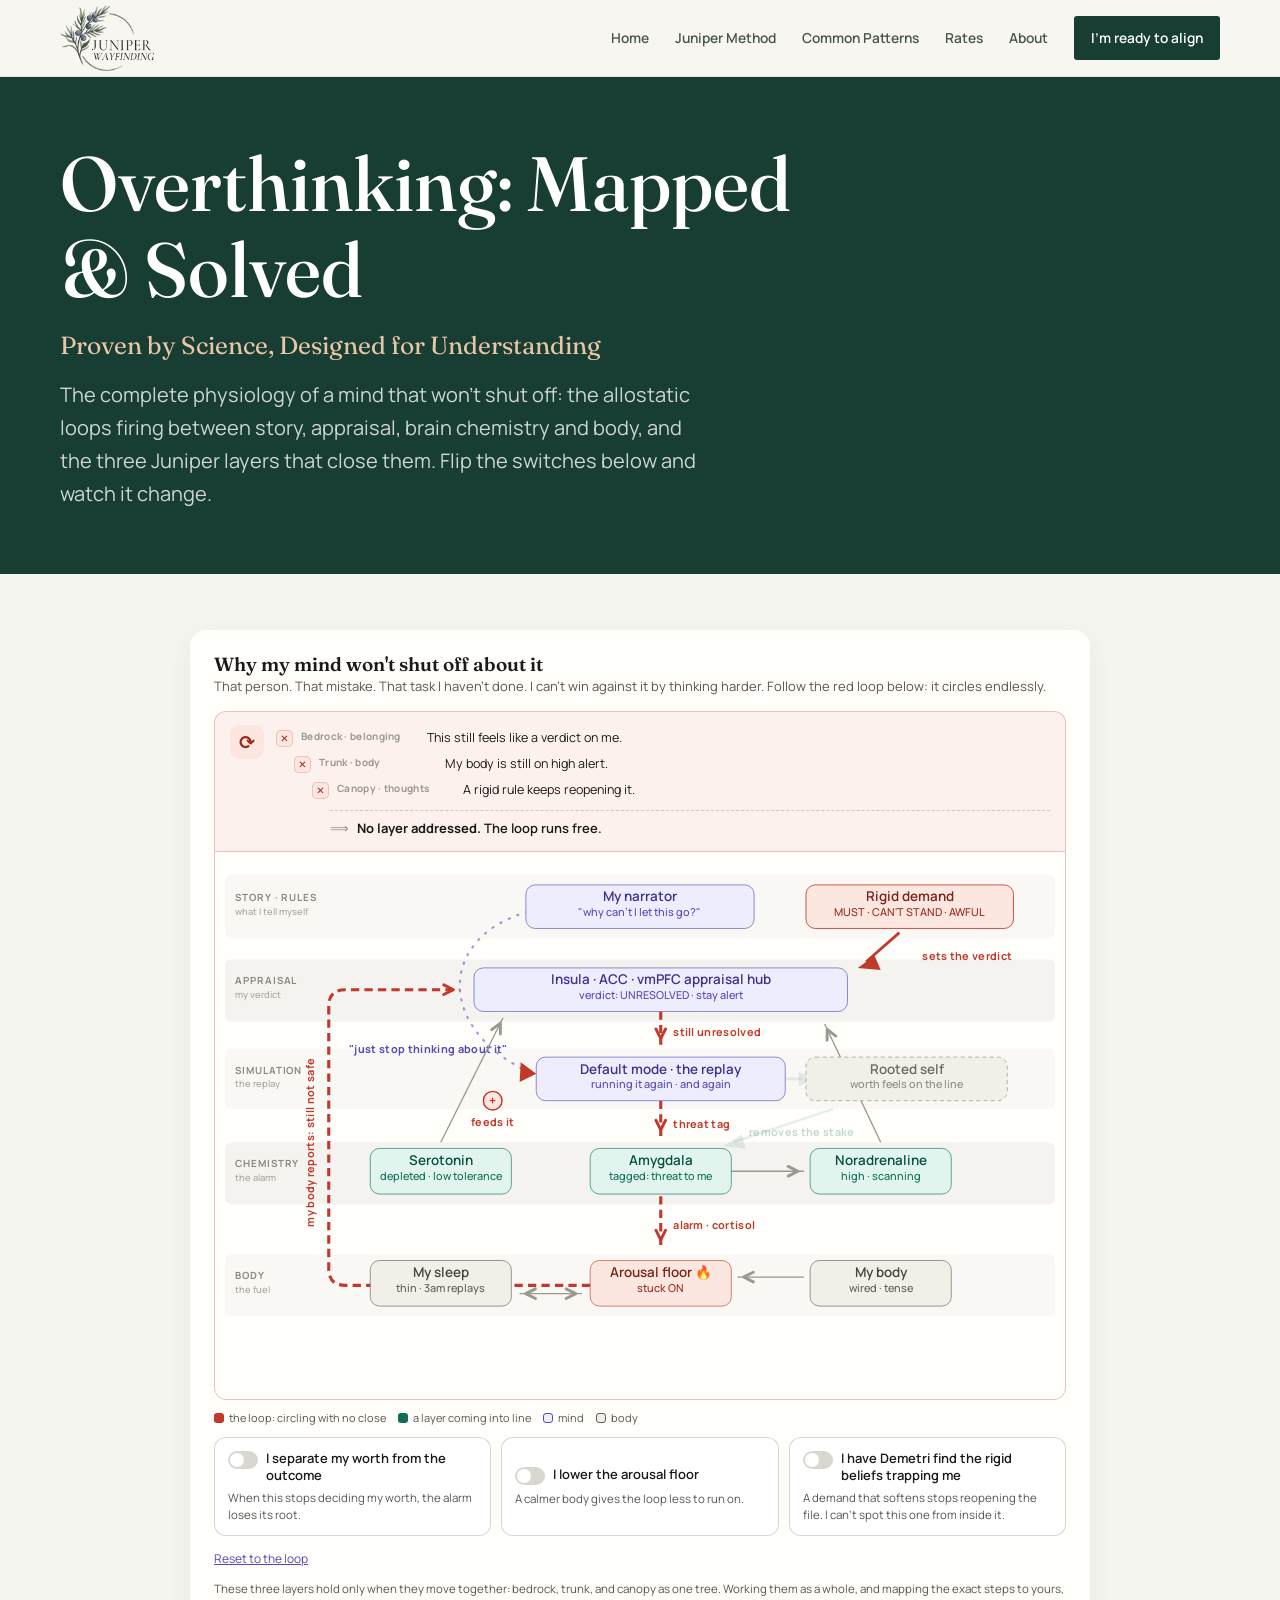
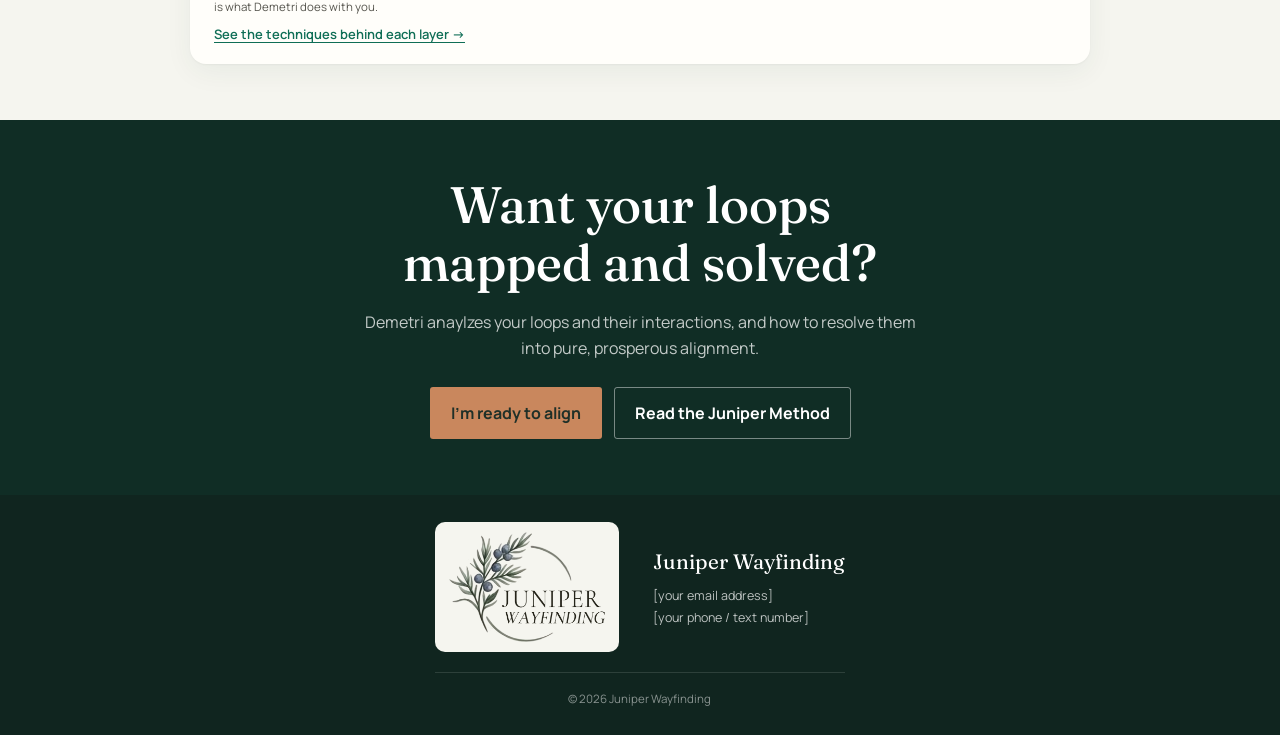
<file: ruminate.html>
<!doctype html>
<html lang="en">
<head>
	<meta charset="utf-8"><meta name="viewport" content="width=device-width, initial-scale=1"><meta name="theme-color" content="#183d32">
	<meta name="description" content="An interactive model by Demetri of the full physiology behind overthinking, or rumination: the allostatic loops firing between thought, brain chemistry and body, and how the Juniper Method's three layers break them.">
	<title>Overthinking: Mapped &amp; Solved | Juniper Wayfinding</title>
	<link rel="preconnect" href="https://fonts.googleapis.com"><link rel="preconnect" href="https://fonts.gstatic.com" crossorigin>
	<link href="https://fonts.googleapis.com/css2?family=Fraunces:ital,opsz,wght@0,9..144,400;0,9..144,500;0,9..144,600;1,9..144,400;1,9..144,500&family=Manrope:wght@400;500;600;700&display=swap" rel="stylesheet"><link rel="stylesheet" href="site.css">
<style>
  .wrap{font-family:var(--font-sans,'Manrope',ui-sans-serif,system-ui,sans-serif);color:var(--color-text-primary,#1a1a18);max-width:900px;margin:0 auto;background:#fffefa;line-height:normal;border-radius:16px;padding:24px 24px 20px;box-shadow:0 1px 2px rgba(0,0,0,.04),0 8px 28px rgba(24,61,50,.06)}
  .lever,.reset{font-family:inherit;color:inherit}
  .canvas-scroll{overflow-x:auto;-webkit-overflow-scrolling:touch;overscroll-behavior-x:contain}
  .swipe{display:none;font-size:11px;color:#8b8a82;text-align:center;margin:6px 0 2px}
  .head h2{font-size:19px;font-weight:600;margin:0 0 2px}
  .head p{font-size:13px;color:var(--color-text-secondary,#57564f);margin:0 0 14px;line-height:1.5}

  .banner{display:flex;gap:12px;align-items:flex-start;border:1px solid;border-radius:12px 12px 0 0;border-bottom:none;padding:13px 15px;transition:background .35s,border-color .35s}
  .dir{flex:0 0 auto;font-size:19px;width:34px;height:34px;border-radius:9px;display:grid;place-items:center;font-weight:700;transition:all .35s}
  .rows{flex:1;min-width:0}
  .row{display:flex;gap:8px;align-items:flex-start;padding:4px 0;font-size:12.5px;line-height:1.45;transition:margin .3s}
  .row .pill{flex:0 0 auto;width:17px;height:17px;border-radius:5px;display:grid;place-items:center;font-size:10px;font-weight:700;margin-top:1px}
  .pill.no{background:#FBE6E0;color:#9A2A1C;box-shadow:inset 0 0 0 1px #E7C3B8}
  .pill.yes{background:#E1F5EE;color:#0B6149;box-shadow:inset 0 0 0 1px #BFE6D8}
  .row b{font-weight:600}
  .tier{flex:0 0 auto;width:118px;font-size:10px;font-weight:700;letter-spacing:.03em;color:#9a988f;line-height:1.55}
  .row .why{color:var(--color-text-secondary,#57564f)}
  .r1{margin-left:0}.r2{margin-left:18px}.r3{margin-left:36px}
  .result{margin-left:54px;margin-top:7px;padding-top:8px;border-top:1px dashed rgba(0,0,0,.18);font-size:13px;font-weight:600;line-height:1.45;display:flex;gap:8px}
  .result .ar{opacity:.45;font-weight:400}
  @media(max-width:640px){.r2{margin-left:8px}.r3{margin-left:16px}.result{margin-left:0}.banner .dir{width:30px;height:30px;font-size:17px}}
  .wrap[data-level="0"] .dir{background:#FBE6E0;color:#9A2A1C}
  .wrap[data-level="1"] .dir,.wrap[data-level="2"] .dir{background:#FAF1DC;color:#8A6A1F}
  .wrap[data-level="3"] .dir{background:#E1F5EE;color:#0B6149}
  .wrap[data-level="0"] .banner{background:#FCF1ED;border-color:#E7C3B8}
  .wrap[data-level="1"] .banner,.wrap[data-level="2"] .banner{background:#FDF8EC;border-color:#E6D6A8}
  .wrap[data-level="3"] .banner{background:#EDF8F3;border-color:#BFE6D8}
  .canvas{border:1px solid;border-radius:0 0 12px 12px;padding:8px 10px 4px;transition:border-color .35s}
  .wrap[data-level="0"] .canvas{border-color:#E7C3B8}
  .wrap[data-level="1"] .canvas,.wrap[data-level="2"] .canvas{border-color:#E6D6A8}
  .wrap[data-level="3"] .canvas{border-color:#BFE6D8}

  .wrap svg{width:100%;height:auto;display:block}
  .wrap text{font-family:inherit}
  .nt{font-size:13px;font-weight:600}
  .ns{font-size:10.5px;font-weight:500}
  .elab{font-size:10.5px;font-weight:700;letter-spacing:.03em}
  .lyr{font-size:9.5px;font-weight:700;letter-spacing:.09em;fill:#8b8a82}
  .lyrs{font-size:9px;font-weight:500;fill:#a8a69c}
  .band{fill:rgba(0,0,0,.022)}
  .band.b2{fill:rgba(0,0,0,.045)}
  .ed{fill:none;stroke:#9a988f;stroke-width:1.3;transition:all .4s}

  .ring{fill:none;stroke:#C0392B;stroke-width:3;stroke-dasharray:8 5;animation:flow .8s linear infinite;transition:opacity .45s,stroke-width .45s}
  .rlab{fill:#C0392B;transition:opacity .45s}
  .wrap[data-level="1"] .ring{opacity:.5;stroke-width:2.4;animation-duration:1.6s}
  .wrap[data-level="2"] .ring{opacity:.3;stroke-width:1.8;animation-duration:2.6s}
  .wrap[data-level="1"] .rlab{opacity:.55}
  .wrap[data-level="2"] .rlab{opacity:.35}
  .wrap[data-level="3"] .ring{opacity:.1;stroke-width:1.2;animation:none;stroke-dasharray:none}
  .wrap[data-level="3"] .rlab{opacity:.15}
  /* the rigid demand is what regenerates the verdict — kill it and this segment goes quiet */
  .wrap[data-belief="1"] .seg-verdict{opacity:.1;animation:none;stroke-dasharray:none;stroke-width:1.2}
  .wrap[data-belief="1"] .lab-verdict{opacity:.15}

  .exit{fill:none;stroke:#0F6E56;stroke-width:2.6;opacity:.1;transition:opacity .45s}
  .ehead{fill:#0F6E56;opacity:.1;transition:opacity .45s}
  .elabg{fill:#0F6E56;opacity:.25;transition:opacity .45s}
  .wrap[data-act="1"] .exit{opacity:1;stroke-dasharray:8 5;animation:flow .9s linear infinite}
  .wrap[data-act="1"] .ehead,.wrap[data-act="1"] .elabg{opacity:1}
  #exitbox,#beliefbox,#arobox{transition:all .45s}

  .bedge{fill:none;stroke:#C0392B;stroke-width:2.6;transition:all .45s}
  .bhead{fill:#C0392B;transition:fill .45s}
  .wrap[data-belief="1"] .bedge{stroke:#0F6E56;stroke-width:2;opacity:.75}
  .wrap[data-belief="1"] .bhead{fill:#0F6E56}

  .will{fill:none;stroke:#534AB7;stroke-width:2;stroke-dasharray:3 6;opacity:.55;transition:all .45s}
  .willhead{fill:#C0392B;transition:fill .45s,opacity .45s}
  .amp{transition:opacity .4s}
  .wrap[data-belief="1"] .amp{opacity:0}
  .wrap[data-belief="1"] .willhead{fill:#534AB7;opacity:.35}
  .wrap[data-belief="1"] .will{opacity:.3}

  .entry{opacity:0;transition:opacity .4s}
  @keyframes flow{to{stroke-dashoffset:-26}}
  @media (prefers-reduced-motion:reduce){.ring,.exit{animation:none!important}}

  .key{display:flex;flex-wrap:wrap;gap:12px;font-size:11px;color:var(--color-text-secondary,#57564f);margin:10px 0 12px}
  .key span{display:flex;align-items:center;gap:5px}
  .sw2{width:10px;height:10px;border-radius:3px;display:inline-block}

  .levers{display:grid;grid-template-columns:1fr 1fr 1fr;gap:10px;margin:6px 0 4px}
  @media(max-width:700px){.levers{grid-template-columns:1fr}}
  .lever{border:1px solid var(--color-border-primary,rgba(0,0,0,.16));border-radius:12px;padding:12px 13px;cursor:pointer;background:var(--color-background-primary,#fff);transition:all .25s;text-align:left}
  .lever:hover{border-color:#9a988f}
  .lever.on{border-color:#0F6E56;background:#EDF8F3;box-shadow:inset 0 0 0 1px #0F6E56}
  .lt{display:flex;align-items:flex-start;gap:8px;font-size:13px;font-weight:600;line-height:1.3}
  .sw{flex:0 0 auto;width:30px;height:18px;border-radius:10px;background:#d9d7cf;position:relative;transition:background .25s;margin-top:1px}
  .sw::after{content:"";position:absolute;top:2px;left:2px;width:14px;height:14px;border-radius:50%;background:#fff;transition:transform .25s}
  .lever.on .sw{background:#0F6E56}.lever.on .sw::after{transform:translateX(12px)}
  .ld{font-size:11.5px;color:var(--color-text-secondary,#57564f);margin:6px 0 0;line-height:1.45}
  .foot{font-size:11.5px;color:var(--color-text-secondary,#57564f);line-height:1.55;margin:12px 0 0}
.foot a{display:block;margin-top:8px;color:#0F6E56;font-size:13px;font-weight:600;text-underline-offset:3px}
  .reset{font-size:12px;background:none;border:none;color:#534AB7;cursor:pointer;padding:0;text-decoration:underline;margin:10px 0 0}
  @media(max-width:640px){
    .wrap{border-radius:12px;padding:18px 14px 20px}
    .head h2{font-size:21px;line-height:1.25}
    .head p{font-size:14px}
    .banner{padding:12px}
    .row{display:grid;grid-template-columns:17px 1fr;column-gap:8px;font-size:13px}
    .row .pill{grid-row:span 2}
    .row .tier{width:auto;font-size:9.5px;line-height:1.4}
    .row>span:last-child{grid-column:2}
    .canvas{padding:6px 0 4px}
    .canvas svg{min-width:620px;padding:0 8px}
    .swipe{display:block}
    .ld{font-size:12.5px}
    .reset{padding:8px 0}
  }
</style>
</head>

<body>
	<header class="site-header"><nav class="nav-wrap shell" aria-label="Main navigation">
		<a class="brand" href="index.html" aria-label="Juniper Wayfinding home"><img class="brand-logo" src="logo_tr.png" width="600" height="421" alt="Juniper Wayfinding"></a>
		<button class="menu-toggle" type="button" aria-label="Open navigation" aria-expanded="false" aria-controls="site-links"><svg viewBox="0 0 24 24" fill="none" stroke="currentColor" stroke-width="1.8" aria-hidden="true"><path d="M4 7h16M4 12h16M4 17h16"/></svg></button>
		<div class="nav-links" id="site-links"><a href="index.html">Home</a><a href="method.html">Juniper Method</a><a class="nav-sub" href="method.html#inspired-by-juniper">Inspired by Juniper</a><a href="helps.html">Common Patterns</a><a class="nav-sub" href="ruminate.html" aria-current="page">Overthinking: Solved</a><a href="rates.html">Rates</a><a href="about.html">About</a><a class="nav-book" href="booking.html">I’m ready to align</a></div>
	</nav></header>
	<main>
		<section class="page-hero"><div class="shell"><h1>Overthinking: Mapped &amp; Solved</h1><p class="proof-sub">Proven by Science, Designed for Understanding</p><p>The complete physiology of a mind that won’t shut off: the allostatic loops firing between story, appraisal, brain chemistry and body, and the three Juniper layers that close them. Flip the switches below and watch it change.</p></div></section>
		<section class="section model-section"><div class="shell">
<div class="wrap" data-level="0" data-act="0" data-belief="0">
  <div class="head">
    <h2>Why my mind won't shut off about it</h2>
    <p>That person. That mistake. That task I haven't done. I can't win against it by thinking harder. Follow the red loop below: it circles endlessly.</p>
  </div>

  <div class="banner">
    <div class="dir" id="dir">⟳</div>
    <div class="rows">
      <div class="row r1"><span class="pill no" id="p-act">✕</span><span class="tier">Bedrock · belonging</span><span id="t-act"></span></div>
      <div class="row r2"><span class="pill no" id="p-calm">✕</span><span class="tier">Trunk · body</span><span id="t-calm"></span></div>
      <div class="row r3"><span class="pill no" id="p-bel">✕</span><span class="tier">Canopy · thoughts</span><span id="t-bel"></span></div>
      <div class="result"><span class="ar">⟹</span><span id="res"></span></div>
    </div>
  </div>

  <div class="canvas">
  <div class="canvas-scroll">
  <svg viewBox="0 0 800 516" role="img" aria-label="A closed rumination loop with a rigid demand regenerating the verdict, and an unused exit to the right">
    <defs>
      <marker id="ah" markerUnits="userSpaceOnUse" viewBox="0 0 12 12" refX="15" refY="6" markerWidth="14" markerHeight="14" orient="auto-start-reverse"><path d="M2 2 L10 6 L2 10" fill="none" stroke="context-stroke" stroke-width="2.4" stroke-linecap="round" stroke-linejoin="round"/></marker>
    </defs>

    <rect class="band" x="0" y="14" width="800" height="62" rx="6"/>
    <rect class="band b2" x="0" y="96" width="800" height="60" rx="6"/>
    <rect class="band" x="0" y="182" width="800" height="58" rx="6"/>
    <rect class="band b2" x="0" y="272" width="800" height="60" rx="6"/>
    <rect class="band" x="0" y="380" width="800" height="60" rx="6"/>

    <text class="lyr" x="10" y="40">STORY · RULES</text><text class="lyrs" x="10" y="53">what I tell myself</text>
    <text class="lyr" x="10" y="120">APPRAISAL</text><text class="lyrs" x="10" y="133">my verdict</text>
    <text class="lyr" x="10" y="206">SIMULATION</text><text class="lyrs" x="10" y="219">the replay</text>
    <text class="lyr" x="10" y="296">CHEMISTRY</text><text class="lyrs" x="10" y="309">the alarm</text>
    <text class="lyr" x="10" y="404">BODY</text><text class="lyrs" x="10" y="417">the fuel</text>

    <!-- ===== THE RING ===== -->
    <path class="ring seg-verdict" d="M420 146 L420 178" marker-end="url(#ah)"/>
    <text class="elab rlab lab-verdict" x="432" y="170">still unresolved</text>
    <path class="ring" d="M420 232 L420 266" marker-end="url(#ah)"/>
    <text class="elab rlab" x="432" y="258">threat tag</text>
    <path class="ring" d="M420 324 L420 372" marker-end="url(#ah)"/>
    <text class="elab rlab" x="432" y="356">alarm · cortisol</text>
    <path class="ring" d="M352 410 H 116 Q 100 410 100 394 V 141 Q 100 125 116 125 H 226" marker-end="url(#ah)"/>
    <text class="elab rlab" x="86" y="272" text-anchor="middle" transform="rotate(-90 86 272)">my body reports: still not safe</text>

    <!-- ===== THE RIGID DEMAND -> HUB ===== -->
    <path class="bedge" d="M650 70 L618 98"/>
    <path class="bhead" d="M626 92 L610 104 L632 106 Z"/>
    <text class="elab" id="l-bedge" x="672" y="96" fill="#C0392B">sets the verdict</text>

    <!-- ===== SUPPRESSION ===== -->
    <path class="will" d="M310 46 C 208 62, 196 158, 292 204"/>
    <path class="willhead" d="M285 195 L300 206 L284 214 Z"/>
    <text class="elab" x="196" y="186" text-anchor="middle" fill="#534AB7" id="l-will">"just stop thinking about it"</text>
    <g class="amp">
      <circle cx="258" cy="232" r="9" fill="#FBE6E0" stroke="#C0392B" stroke-width="1.4"/>
      <text x="258" y="236" text-anchor="middle" font-size="12" font-weight="700" fill="#C0392B">+</text>
      <text class="elab" x="258" y="256" text-anchor="middle" fill="#C0392B">feeds it</text>
    </g>

    <!-- ===== THE EXIT ===== -->
    <path class="exit" d="M540 211 L556 211"/>
    <path class="ehead" d="M553 204 L568 211 L553 218 Z"/>
    <path class="exit" d="M586 240 L490 272"/>
    <path class="ehead" d="M498 264 L480 276 L502 278 Z"/>
    <text class="elab elabg" x="556" y="266" text-anchor="middle">removes the stake</text>

    <g class="entry" id="entryact">
      <path class="exit" d="M788 211 L768 211" style="opacity:1"/>
      <path class="ehead" d="M770 204 L754 211 L770 218 Z" style="opacity:1"/>
      <text class="elab" x="700" y="252" text-anchor="middle" fill="#0F6E56">separate worth from output</text>
    </g>
    <g class="entry" id="entrycalm">
      <path class="exit" d="M208 486 L208 456" style="opacity:1"/>
      <path class="ehead" d="M201 458 L208 444 L215 458 Z" style="opacity:1"/>
      <text class="elab" x="208" y="502" text-anchor="middle" fill="#0F6E56">sleep · same wake time</text>
      <path class="exit" d="M420 486 L420 456" style="opacity:1"/>
      <path class="ehead" d="M413 458 L420 444 L427 458 Z" style="opacity:1"/>
      <text class="elab" x="420" y="502" text-anchor="middle" fill="#0F6E56">breathwork · exercise · stimulant adjustment</text>
    </g>
    <g class="entry" id="entrybelief">
      <path class="exit" d="M660 -6 L660 16" style="opacity:1"/>
      <path class="ehead" d="M653 14 L660 28 L667 14 Z" style="opacity:1"/>
    </g>

    <!-- grey supporting edges -->
    <path class="ed" d="M208 272 L268 152" stroke-width="1" marker-end="url(#ah)"/>
    <path class="ed" d="M632 272 L578 158" stroke-width="1" marker-end="url(#ah)"/>
    <path class="ed" d="M558 402 L494 402" marker-end="url(#ah)"/>
    <path class="ed" d="M284 418 L344 418" marker-start="url(#ah)" marker-end="url(#ah)"/>
    <path class="ed" d="M488 300 L558 300" marker-end="url(#ah)"/>

    <!-- ===== NODES ===== -->
    <g><rect x="290" y="24" width="220" height="42" rx="9" fill="#EEEDFE" stroke="#534AB7" stroke-width=".6"/>
      <text class="nt" x="400" y="40" text-anchor="middle" fill="#3C3489">My narrator</text>
      <text class="ns" id="s-narr" x="400" y="54" text-anchor="middle" fill="#534AB7"></text></g>

    <g><rect id="beliefbox" x="560" y="24" width="200" height="42" rx="9" fill="#FBE6E0" stroke="#C0392B" stroke-width=".8"/>
      <text class="nt" id="bel-t" x="660" y="40" text-anchor="middle" fill="#7A241B">Rigid demand</text>
      <text class="ns" id="s-bel" x="660" y="54" text-anchor="middle" fill="#9A2A1C"></text></g>

    <g><rect x="240" y="104" width="360" height="42" rx="9" fill="#EEEDFE" stroke="#534AB7" stroke-width=".6"/>
      <text class="nt" x="420" y="120" text-anchor="middle" fill="#3C3489">Insula · ACC · vmPFC appraisal hub</text>
      <text class="ns" id="s-hub" x="420" y="134" text-anchor="middle" fill="#534AB7"></text></g>

    <g><rect x="300" y="190" width="240" height="42" rx="9" fill="#EEEDFE" stroke="#534AB7" stroke-width=".6"/>
      <text class="nt" x="420" y="206" text-anchor="middle" fill="#3C3489">Default mode · the replay</text>
      <text class="ns" id="s-rep" x="420" y="220" text-anchor="middle" fill="#534AB7"></text></g>

    <g><rect id="exitbox" x="560" y="190" width="194" height="42" rx="9" fill="#F1EFE8" stroke="#a8a69c" stroke-width=".8" stroke-dasharray="4 3"/>
      <text class="nt" id="exit-t" x="657" y="206" text-anchor="middle" fill="#6b6a63">Rooted self</text>
      <text class="ns" id="s-exit" x="657" y="220" text-anchor="middle" fill="#8b8a82"></text></g>

    <g><rect x="140" y="278" width="136" height="44" rx="9" fill="#E1F5EE" stroke="#0F6E56" stroke-width=".6"/>
      <text class="nt" x="208" y="294" text-anchor="middle" fill="#085041">Serotonin</text>
      <text class="ns" id="s-ser" x="208" y="308" text-anchor="middle" fill="#0F6E56"></text></g>
    <g><rect x="352" y="278" width="136" height="44" rx="9" fill="#E1F5EE" stroke="#0F6E56" stroke-width=".6"/>
      <text class="nt" x="420" y="294" text-anchor="middle" fill="#085041">Amygdala</text>
      <text class="ns" id="s-amy" x="420" y="308" text-anchor="middle" fill="#0F6E56"></text></g>
    <g><rect x="564" y="278" width="136" height="44" rx="9" fill="#E1F5EE" stroke="#0F6E56" stroke-width=".6"/>
      <text class="nt" x="632" y="294" text-anchor="middle" fill="#085041">Noradrenaline</text>
      <text class="ns" id="s-nor" x="632" y="308" text-anchor="middle" fill="#0F6E56"></text></g>

    <g><rect x="140" y="386" width="136" height="44" rx="9" fill="#F1EFE8" stroke="#5F5E5A" stroke-width=".6"/>
      <text class="nt" x="208" y="402" text-anchor="middle" fill="#444441">My sleep</text>
      <text class="ns" id="s-slp" x="208" y="416" text-anchor="middle" fill="#5F5E5A"></text></g>
    <g><rect id="arobox" x="352" y="386" width="136" height="44" rx="9" fill="#FBE6E0" stroke="#C0392B" stroke-width=".6"/>
      <text class="nt" id="aro-t" x="420" y="402" text-anchor="middle" fill="#7A241B">Arousal floor</text>
      <text class="ns" id="s-aro" x="420" y="416" text-anchor="middle" fill="#9A2A1C"></text></g>
    <g><rect x="564" y="386" width="136" height="44" rx="9" fill="#F1EFE8" stroke="#5F5E5A" stroke-width=".6"/>
      <text class="nt" x="632" y="402" text-anchor="middle" fill="#444441">My body</text>
      <text class="ns" id="s-bod" x="632" y="416" text-anchor="middle" fill="#5F5E5A"></text></g>
  </svg>
  </div>
  <p class="swipe">← swipe to explore the diagram →</p>
  </div>

  <div class="key">
    <span><i class="sw2" style="background:#C0392B"></i>the loop: circling with no close</span>
    <span><i class="sw2" style="background:#0F6E56"></i>a layer coming into line</span>
    <span><i class="sw2" style="background:#EEEDFE;border:1px solid #534AB7"></i>mind</span>
    <span><i class="sw2" style="background:#F1EFE8;border:1px solid #5F5E5A"></i>body</span>
  </div>

  <div class="levers">
    <button class="lever" id="lv-act" onclick="toggle('act',this)">
      <span class="lt"><span class="sw"></span>I separate my worth from the outcome</span>
      <p class="ld">When this stops deciding my worth, the alarm loses its root.</p>
    </button>
    <button class="lever" id="lv-calm" onclick="toggle('calm',this)">
      <span class="lt"><span class="sw"></span>I lower the arousal floor</span>
      <p class="ld">A calmer body gives the loop less to run on.</p>
    </button>
    <button class="lever" id="lv-belief" onclick="toggle('belief',this)">
      <span class="lt"><span class="sw"></span>I have Demetri find the rigid beliefs trapping me</span>
      <p class="ld">A demand that softens stops reopening the file. I can't spot this one from inside it.</p>
    </button>
  </div>

  <button class="reset" onclick="reset()">Reset to the loop</button>

  <p class="foot">These three layers hold only when they move together: bedrock, trunk, and canopy as one tree. Working them as a whole, and mapping the exact steps to yours, is what Demetri does with you. <a href="method.html#bedrock">See the techniques behind each layer <span aria-hidden="true">→</span></a></p>
</div>

<script>
  const wrap=document.querySelector('.wrap');
  // toggles: act = Bedrock (belonging), calm = Trunk (body), belief = Canopy (thoughts)
  const S={act:false,calm:false,belief:false};
  const EV={
    act:{off:'This still feels like a verdict on me.', on:'My worth isn\'t riding on this.'},
    calm:{off:'My body is still on high alert.', on:'My body has settled.'},
    bel:{off:'A rigid rule keeps reopening it.', on:'The rule has loosened its grip.'}
  };
  const RES={
    '':  ['⟳','<b>No layer addressed.</b> The loop runs free.'],
    'a': ['~','<b>Rooted, but body and thoughts still drive it.</b>'],
    'c': ['~','<b>Calmer, but worth and thoughts still drive it.</b>'],
    'b': ['~','<b>Clearer, but worth and body still drive it.</b>'],
    'ac':['~','<b>Rooted and calm. The rigid rule still reopens it.</b>'],
    'ab':['~','<b>Rooted and clear. The body still runs hot.</b>'],
    'cb':['~','<b>Calm and clear. It still feels like a verdict on me.</b>'],
    'acb':['✓','<b>All three layers in line.</b> The whole tree holds, and the loop lets go.']
  };
  const set=(id,v)=>document.getElementById(id).textContent=v;
  const attr=(id,k,v)=>document.getElementById(id).setAttribute(k,v);
  function render(){
    const {act,calm,belief}=S;
    const key=(act?'a':'')+(calm?'c':'')+(belief?'b':'');
    const lvl=act+calm+belief;
    wrap.dataset.level=lvl;wrap.dataset.act=act?1:0;wrap.dataset.belief=belief?1:0;
    const r=RES[key];
    set('dir',r[0]);
    document.getElementById('res').innerHTML=r[1];
    [['act',act,'p-act','t-act'],['calm',calm,'p-calm','t-calm'],['bel',belief,'p-bel','t-bel']]
      .forEach(([k,on,pid,tid])=>{
        const p=document.getElementById(pid);
        p.className='pill '+(on?'yes':'no');p.textContent=on?'✓':'✕';
        set(tid, EV[k][on?'on':'off']);
      });

    set('s-narr', act&&belief?'"it doesn\'t define me, I can let it go"' : act?'"this doesn\'t decide my worth"' : belief?'"I\'d have preferred otherwise"' : calm?'"quieter, but still there"' : '"why can\'t I let this go?"');
    set('s-hub', belief&&act?'verdict: RESOLVED · stand down' : belief?'verdict: open · but bearable' : act?'verdict: not a threat to me' : calm?'verdict: UNRESOLVED · but calmer' : 'verdict: UNRESOLVED · stay alert');
    set('s-rep', act&&belief?'quiet · it passes through' : act?'less to defend' : belief?'runs with less charge' : calm?'still running · softer' : 'running it again · and again');
    set('s-amy', act?'the stake is gone' : belief?'threat tag weakened' : 'tagged: threat to me');
    set('s-ser', calm?'steadier':'depleted · low tolerance');
    set('s-nor', calm?'lower · baseline':'high · scanning');
    set('s-slp', calm?'consolidated':'thin · 3am replays');
    set('s-aro', calm?'lowered':'stuck ON');
    set('s-bod', calm?'settled':'wired · tense');
    set('aro-t', calm?'Arousal floor':'Arousal floor 🔥');
    set('s-exit', act?'worth isn\'t at stake':'worth feels on the line');
    set('exit-t', act?'Rooted self ✓':'Rooted self');
    set('bel-t', belief?'Preference':'Rigid demand');
    set('s-bel', belief?'"I\'d strongly prefer, and I can bear it"':'MUST · CAN\'T STAND · AWFUL');
    set('l-bedge', belief?'holds no charge':'sets the verdict');
    set('l-will', belief?'I don\'t need to suppress it':'"just stop thinking about it"');

    attr('exitbox','fill',act?'#E1F5EE':'#F1EFE8');
    attr('exitbox','stroke',act?'#0F6E56':'#a8a69c');
    attr('exitbox','stroke-dasharray',act?'none':'4 3');
    attr('exit-t','fill',act?'#085041':'#6b6a63');
    attr('s-exit','fill',act?'#0F6E56':'#8b8a82');

    attr('beliefbox','fill',belief?'#E1F5EE':'#FBE6E0');
    attr('beliefbox','stroke',belief?'#0F6E56':'#C0392B');
    attr('bel-t','fill',belief?'#085041':'#7A241B');
    attr('s-bel','fill',belief?'#0F6E56':'#9A2A1C');
    attr('l-bedge','fill',belief?'#0F6E56':'#C0392B');

    attr('arobox','fill',calm?'#F1EFE8':'#FBE6E0');
    attr('arobox','stroke',calm?'#5F5E5A':'#C0392B');
    attr('aro-t','fill',calm?'#444441':'#7A241B');
    attr('s-aro','fill',calm?'#5F5E5A':'#9A2A1C');

    document.getElementById('entryact').style.opacity=act?1:0;
    document.getElementById('entrycalm').style.opacity=calm?1:0;
    document.getElementById('entrybelief').style.opacity=belief?1:0;
  }
  function toggle(k,btn){S[k]=!S[k];btn.classList.toggle('on',S[k]);render();}
  function reset(){S.act=S.calm=S.belief=false;
    ['lv-act','lv-calm','lv-belief'].forEach(i=>document.getElementById(i).classList.remove('on'));
    render();}
  render();
</script>
</div></section>
		<section class="closing"><div class="shell"><h2>Want your loops mapped and solved?</h2><p> Demetri anaylzes your loops and their interactions, and how to resolve them into pure, prosperous alignment.</p><div class="actions" style="justify-content:center"><a class="button" href="booking.html">I’m ready to align</a><a class="button button-quiet" href="method.html">Read the Juniper Method</a></div></div></section>
	</main>
	<footer class="footer">
		<div class="footer-inner shell"><a class="brand" href="index.html"><img class="brand-logo" src="logo_tr.png" width="600" height="421" alt="Juniper Wayfinding"></a><div class="footer-info"><p class="footer-tag">Juniper Wayfinding</p><p class="footer-contact"><span>[your email address]</span><span>[your phone / text number]</span></p></div><p class="footer-copy">© <span id="year"></span> Juniper Wayfinding</p></div>
	</footer>
	<script src="site.js" defer></script>
</body>
</html>
</file>
<file: site.css>
:root{--space:56px;--forest:#183d32;--deep:#102d25;--green:#315b4b;--orange:#c9875d;--orange-light:#e8c6a8;--stone:#747c76;--stone-light:#e3e6df;--paper:#f5f5ef;--white:#fffefa;--ink:#202c26;--muted:#69716b;--serif:"Fraunces",Georgia,serif;--sans:"Manrope",sans-serif;--content:1160px}
:focus-visible{outline:2px solid var(--orange);outline-offset:4px}.hero-copy{animation:copy-arrive .8s cubic-bezier(.2,.7,.2,1) both}@keyframes copy-arrive{from{opacity:0;transform:translateY(12px)}to{opacity:1;transform:translateY(0)}}.path-link{transition:transform .25s,box-shadow .25s}.path-link:hover{box-shadow:0 12px 28px rgb(24 61 50 / 9%)}
*{box-sizing:border-box}html{scroll-behavior:smooth;scroll-padding-top:90px}body{margin:0;background:var(--paper);color:var(--ink);font:16px/1.65 var(--sans);-webkit-font-smoothing:antialiased}img{display:block;max-width:100%}a{color:inherit}button,input,select,textarea{font:inherit}.shell{width:min(var(--content),calc(100% - 48px));margin-inline:auto}.eyebrow{margin:0 0 14px;color:var(--orange);font-size:.73rem;font-weight:700;letter-spacing:.13em;text-transform:uppercase}h1,h2,h3,p{margin-top:0}h1,h2,h3{font-family:var(--serif);font-weight:500;line-height:1.12}h2{margin-bottom:20px;font-size:clamp(2.2rem,4vw,3.45rem)}h3{font-size:1.35rem}.lede{max-width:660px;color:var(--muted);font-size:1.08rem}.section{padding:var(--space) 0}.section-flush-top{padding-top:0}.section-head{max-width:740px;margin-bottom:calc(var(--space) * .5)}.section-head p:last-child{margin-bottom:0}.button{display:inline-flex;min-height:49px;align-items:center;justify-content:center;gap:9px;padding:12px 20px;border:1px solid transparent;border-radius:3px;background:var(--orange);color:#1f3028;font-weight:700;text-decoration:none;transition:transform .2s,background .2s}.button:hover{transform:translateY(-2px);background:#e79b70}.button-green{background:var(--forest);color:white}.button-green:hover{background:var(--green)}.button-quiet{border-color:rgb(255 255 255 / 44%);background:transparent;color:white}.button-quiet:hover{background:rgb(255 255 255 / 10%)}.actions{display:flex;flex-wrap:wrap;align-items:center;gap:12px}
.site-header{position:sticky;z-index:20;top:0;border-bottom:1px solid rgb(24 61 50 / 9%);background:rgb(247 246 240 / 95%);backdrop-filter:blur(14px)}.nav-wrap{display:flex;min-height:76px;align-items:center;justify-content:space-between;gap:26px}.brand{display:inline-flex;align-items:center;gap:11px;color:var(--forest);text-decoration:none}.brand-mark{width:36px;height:42px}.brand-name{display:grid;gap:1px;font-size:1rem;font-weight:700;line-height:1.1}.brand-name small{color:var(--stone);font-size:.64rem;font-weight:600;letter-spacing:.13em;text-transform:uppercase}.nav-links{display:flex;align-items:center;gap:26px}.nav-links a{color:#47554d;font-size:.86rem;font-weight:600;text-decoration:none;transition:color .2s}.nav-links a:hover,.nav-links a[aria-current=page]{color:var(--orange)}.nav-links .nav-sub{display:none}.nav-links .nav-book{padding:11px 17px;border-radius:3px;background:var(--forest);color:white}.nav-links .nav-book:hover{background:var(--green);color:white}.menu-toggle{display:none;width:44px;height:44px;border:1px solid var(--stone-light);border-radius:3px;background:transparent;color:var(--forest);cursor:pointer}.menu-toggle svg{width:20px;height:20px}
.hero{position:relative;display:flex;align-items:center;overflow:hidden;background:var(--deep);color:white}.hero::before{position:absolute;z-index:1;inset:0;background:linear-gradient(90deg,rgb(16 45 37 / 97%) 0%,rgb(16 45 37 / 85%) 48%,rgb(16 45 37 / 28%) 100%);content:""}.hero-image{position:absolute;inset:0 0 0 34%;width:66%;height:100%;object-fit:cover;object-position:center 54%;opacity:.82}.hero-inner{position:relative;z-index:2;padding-block:55px 115px}.hero-copy{max-width:650px}.hero .eyebrow,.page-hero .eyebrow{color:var(--orange-light)}.hero h1{max-width:700px;margin-bottom:24px;font-size:clamp(3.2rem,7.1vw,6.2rem);letter-spacing:0}.hero h1 em{color:var(--orange-light);font-weight:500}.hero-copy>p:not(.eyebrow){max-width:min(520px,85%);margin-bottom:0;color:rgb(255 255 255 / 84%);font-size:1.5rem}.hero-note{display:flex;align-items:center;gap:11px;margin-top:40px;color:rgb(255 255 255 / 74%);font-size:.82rem}.hero-note span{width:36px;height:1px;background:var(--orange)}.page-hero{position:relative;overflow:hidden;padding:calc(var(--space) * 1.15) 0;background:var(--forest);color:white}.page-hero h1{max-width:800px;margin-bottom:18px;font-size:clamp(2.9rem,6vw,5.2rem)}.page-hero h1:last-child{margin-bottom:0}.hero-warning{color:var(--orange-light)}.page-hero p:not(.eyebrow){max-width:650px;margin-bottom:0;color:rgb(255 255 255 / 79%);font-size:1.25rem}.page-hero .shell{position:relative;z-index:2}.page-hero-image{position:absolute;inset:0 0 0 48%;width:52%;height:100%;object-fit:cover;opacity:.28;mask-image:linear-gradient(90deg,transparent,black 35%)}
.belief{padding:25px 0;background:var(--orange);color:#27362e}.belief-inner{display:flex;align-items:center;justify-content:space-between;gap:32px}.belief p{max-width:830px;margin:0;font-family:var(--serif);font-size:clamp(1.25rem,2.5vw,1.9rem);line-height:1.35}.belief-label{flex:0 0 auto;font-size:.7rem;font-weight:700;letter-spacing:.12em;text-transform:uppercase}.questions{background:#f0f0e9}.question-grid{display:grid;grid-template-columns:.8fr 1.2fr;gap:65px;align-items:start}.question-grid h2{max-width:440px}.question-list{display:grid;grid-template-columns:1fr 1fr;gap:0 28px;margin:0;padding:0;list-style:none}.question-list li{position:relative;padding:10px 0 10px 22px;border-top:1px solid #d7dbd4;color:#425148;font-family:var(--serif);font-size:1.28rem;line-height:1.4}.question-list li::before{position:absolute;top:calc(10px + .7em - 3px);left:2px;width:6px;height:6px;border-radius:50%;background:var(--orange);content:""}.home-paths{display:grid;grid-template-columns:repeat(auto-fit,minmax(230px,1fr));gap:18px}.path-link{display:flex;min-height:190px;flex-direction:column;align-items:flex-start;padding:26px;border-top:3px solid var(--orange);background:var(--white);text-decoration:none;transition:transform .2s}.path-link:hover{transform:translateY(-4px)}.path-link span{margin-top:auto;color:var(--forest);font-weight:700}.path-link h3{margin-bottom:10px;color:var(--forest);font-size:1.55rem}.path-link p{margin:0 0 20px;color:var(--muted);font-size:.93rem}.home-end{padding:57px 0;background:var(--forest);color:white}.home-end .shell{display:flex;align-items:center;justify-content:space-between;gap:28px}.home-end h2{max-width:630px;margin:0;font-size:clamp(1.8rem,3.3vw,2.7rem)}
.method-intro{display:grid;grid-template-columns:1fr .75fr;align-items:end;gap:44px}.method-intro .lede{margin-bottom:5px}.tree-map{display:grid;grid-template-columns:1fr 1fr;align-items:center;gap:clamp(30px,7vw,90px);margin-top:45px;padding:34px;border:1px solid var(--stone-light);background:var(--white)}.tree-art{width:100%;max-width:400px;margin-inline:auto}.tree-list{display:grid;gap:21px}.truth-list{margin:0;padding:0;list-style:none}.truth-list li{position:relative;padding-left:20px}.truth-list li+li{margin-top:6px}.truth-list li::before{position:absolute;top:.7em;left:2px;width:6px;height:6px;margin-top:-3px;border-radius:50%;background:var(--orange);content:""}.why .prose p.source-link{margin-top:34px;padding-top:22px;border-top:1px solid rgb(255 255 255 / 18%);color:rgb(255 255 255 / 65%);font-size:.92rem}.source-link a{display:block;margin-bottom:4px;color:var(--orange-light);font-family:var(--serif);font-size:1.3rem;text-decoration:none}.source-link a:hover{text-decoration:underline;text-underline-offset:4px}.hero-jumps{margin-top:30px}.equation-sub{margin:-8px 0 0;color:var(--muted);font-family:var(--serif);font-size:clamp(1.25rem,2vw,1.6rem);line-height:1.3}.about-copy p a{color:var(--orange-light);text-underline-offset:3px}.about-copy p a:hover{color:white}.about-copy .beliefs-lead{margin-top:26px;color:var(--orange-light)!important;font-family:var(--serif);font-size:1.3rem}.credentials-lead{margin:0 0 14px;color:var(--muted);font-family:var(--serif);font-size:1.6rem;line-height:1.25;font-style:italic}.quick:has(+ .layers-section){padding-bottom:calc(var(--space) * .6)}.quick-flow>:last-child{margin-bottom:0}.layers-section{padding-top:calc(var(--space) * .6)}.method-intro h2{margin-bottom:0}.layers-section .tree-photo{margin-top:calc(var(--space) * .4)}.tree-photo{margin:calc(var(--space) * .6) 0 0}.tree-photo img{display:block;width:100%;height:auto;aspect-ratio:2056/1536;object-fit:cover;object-position:92.6% 50%;--lean:6%;clip-path:polygon(var(--lean) 0,100% 0,calc(100% - var(--lean)) 100%,0 100%)}.tree-step{display:grid;grid-template-columns:46px 1fr;gap:15px}.step-number{display:grid;width:42px;height:42px;place-items:center;border:1px solid var(--orange);border-radius:50%;color:var(--forest);font-family:var(--serif);font-size:1.2rem}.tree-step h3{margin:0 0 5px;color:var(--forest);font-size:1.3rem}.tree-step p{margin:0;color:var(--muted);font-size:.93rem}.layers{display:grid;gap:14px;margin-top:calc(var(--space) * .6)}.layer{display:grid;grid-template-columns:68px minmax(210px,.75fr) 1.25fr;gap:22px;padding:28px 0;border-top:1px solid var(--stone-light)}.layer-index{color:var(--orange);font-family:var(--serif);font-size:2.15rem}.layer h3{margin:0 0 12px;color:var(--forest);font-size:1.7rem}.layer blockquote{margin:0;color:var(--stone);font-family:var(--serif);font-size:1rem;font-style:italic;line-height:1.55}.layer-content>p{margin-bottom:14px;color:var(--muted)}.practice-list{display:grid;grid-template-columns:1fr 1fr;gap:9px 18px;margin:0;padding:0;list-style:none}.practice-list li{display:flex;gap:9px;color:#46534b;font-size:.9rem}.practice-list li::before{color:var(--orange);content:"✦"}.method-close{max-width:780px;margin:38px auto 0;text-align:center}.method-close p{color:var(--muted)}
.about{background:var(--forest);color:white}.about-grid{display:grid;grid-template-columns:.8fr 1fr;align-items:center;gap:clamp(45px,8vw,100px)}.about-photo{position:relative;min-height:480px}.about-photo img{width:100%;height:480px;object-fit:cover;object-position:center}.about-photo::after{position:absolute;inset:15px -15px -15px 15px;z-index:-1;border:1px solid var(--orange);content:""}.about .eyebrow{color:var(--orange-light)}.about-copy p{color:rgb(255 255 255 / 78%)}.signature{margin-top:26px;color:var(--orange-light)!important;font-family:var(--serif);font-size:1.4rem}.values{display:grid;grid-template-columns:repeat(3,1fr);gap:28px;margin-top:48px;padding-top:27px;border-top:1px solid rgb(255 255 255 / 22%)}.values strong{display:block;margin-bottom:6px;color:var(--orange-light);font-family:var(--serif);font-size:1.24rem;font-weight:500}.values span{color:rgb(255 255 255 / 70%);font-size:.88rem}.rates-grid,.booking-grid{display:grid;grid-template-columns:1fr 1fr;gap:clamp(42px,8vw,90px);align-items:start}.rate-list{border-top:1px solid #d9ddd5}.rate-row{display:flex;align-items:start;justify-content:space-between;gap:18px;padding:21px 0;border-bottom:1px solid #d9ddd5}.rate-row h3{margin:0 0 5px;color:var(--forest);font-size:1.2rem}.rate-row p{margin:0;color:var(--muted);font-size:.9rem}.rate-value{flex:0 0 auto;color:var(--forest);font-size:.9rem;font-weight:700;text-align:right}.rate-note{margin-top:23px;padding:25px;border-left:3px solid var(--orange);background:#edeee8}.rate-note h3{color:var(--forest);font-size:1.4rem}.rate-note p{margin-bottom:13px;color:var(--muted);font-size:.93rem}.rate-note p:last-child{margin:0}.rate-note a{color:var(--forest);font-weight:700;text-underline-offset:3px}.booking{background:#edeee8}.booking-copy>p{color:var(--muted)}.booking-points{display:grid;gap:13px;margin:28px 0 0;padding:0;list-style:none}.booking-points li{display:flex;gap:12px;color:#46534b}.booking-points li::before{color:var(--orange);content:"✦"}.booking-form{padding:30px;background:var(--white)}.form-row{display:grid;grid-template-columns:1fr 1fr;gap:16px}.field{display:grid;gap:7px;margin-bottom:16px}.field label{color:var(--forest);font-size:.83rem;font-weight:700}.field input,.field select,.field textarea{width:100%;min-height:47px;padding:11px 12px;border:1px solid #cdd2ca;border-radius:2px;outline:none;background:white;color:var(--ink)}.field textarea{min-height:94px;resize:vertical}.field input:focus,.field select:focus,.field textarea:focus{border-color:var(--green);box-shadow:0 0 0 3px rgb(49 91 75 / 13%)}.privacy-note{margin:0 0 18px;color:var(--stone);font-size:.79rem}.booking-form .button{border:0;cursor:pointer}.form-status{min-height:1.5em;margin:13px 0 0;color:var(--forest);font-size:.89rem}.closing{padding:var(--space) 0;background:var(--deep);color:white;text-align:center}.closing .eyebrow{color:var(--orange-light)}.closing h2{max-width:760px;margin:0 auto 18px;text-wrap:balance}.closing h2+.actions{margin-top:28px}.closing p{max-width:580px;margin:0 auto 25px;color:rgb(255 255 255 / 75%)}.closing .closing-lede{font-size:1.25rem;text-wrap:balance}.closing .closing-kicker{margin-top:-6px;color:var(--orange-light);font-family:var(--serif);font-size:clamp(1.5rem,2.6vw,2.1rem);line-height:1.2;text-wrap:balance}.footer{padding:27px 0;background:#10251f;color:rgb(255 255 255 / 72%)}.footer-inner{display:grid;grid-template-columns:auto 1fr;align-items:center;gap:20px 34px}.footer-copy{grid-column:1/-1;margin:0;padding-top:16px;border-top:1px solid rgb(255 255 255 / 12%);color:rgb(255 255 255 / 50%);font-size:.72rem!important;text-align:left}.footer-contact{display:grid;gap:2px;text-align:left}.footer .brand{color:white}.footer .brand-name small{color:rgb(255 255 255 / 62%)}.footer p{margin:0;font-size:.78rem}.footer-links{display:flex;gap:18px}.footer-links a{font-size:.82rem;text-decoration:none}.footer-links a:hover{color:var(--orange-light)}.reveal{opacity:0;transform:translateY(18px);transition:opacity .65s,transform .65s}.reveal.is-visible{opacity:1;transform:translateY(0)}
@media(prefers-reduced-motion:reduce){*,*::before,*::after{scroll-behavior:auto!important;animation-duration:.01ms!important;animation-iteration-count:1!important;transition-duration:.01ms!important}.reveal{opacity:1;transform:none}}
@media(max-width:1080px){.nav-links{gap:16px}.nav-links a{font-size:.8rem}}
@media(max-width:940px){.menu-toggle{display:grid;place-items:center}.nav-links{position:absolute;top:100%;right:0;left:0;display:none;align-items:stretch;gap:0;padding:6px 24px 14px;border-bottom:1px solid var(--stone-light);background:var(--paper)}.nav-links.is-open{display:grid}.nav-links .nav-sub{display:block;margin-top:-5px;padding:3px 8px 2px 22px;border-left:2px solid var(--orange-light);margin-left:10px;color:var(--muted);font-size:.88rem}.nav-links a{padding:8px;font-size:.95rem}.nav-links .nav-book,.nav-links .nav-book:hover{margin-top:0;padding:8px;border-radius:0;background:none;color:#47554d;text-align:left}.nav-links .nav-book:hover{color:var(--orange)}}
@media(max-width:850px){.question-grid{gap:34px}.layer{grid-template-columns:54px minmax(180px,.75fr) 1.25fr;gap:16px}.rates-grid,.booking-grid{gap:40px}}
@media(max-width:680px){:root{--space:44px}html{scroll-padding-top:72px}.shell{width:min(var(--content),calc(100% - 36px))}.section{padding:var(--space) 0}.nav-wrap{min-height:68px}.hero::before{background:linear-gradient(90deg,rgb(16 45 37 / 89%),rgb(16 45 37 / 56%)),linear-gradient(0deg,rgb(16 45 37 / 40%),transparent)}.hero-image{inset:0;width:100%;opacity:.65;object-position:58% center}.hero-inner{padding-block:37px 110px}.hero h1{font-size:clamp(3rem,13vw,4.6rem)}.hero-copy>p:not(.eyebrow){font-size:1.375rem}.hero-note{margin-top:32px}.page-hero{padding:calc(var(--space) * 1.15) 0}.page-hero-image{inset:0;width:100%;opacity:.18;mask-image:linear-gradient(90deg,transparent,black)}.belief-inner,.home-end .shell{align-items:flex-start;flex-direction:column;gap:13px}.belief-label{font-size:.65rem}.question-grid,.method-intro,.rates-grid,.booking-grid,.about-grid{grid-template-columns:1fr;gap:28px}.question-list{grid-template-columns:1fr}.question-list li{font-size:1.2rem}.home-paths{grid-template-columns:1fr}.path-link{min-height:160px}.tree-map{grid-template-columns:1fr;gap:20px;margin-top:30px;padding:20px 16px}.tree-art{max-width:310px}.tree-list{gap:17px}.layers{margin-top:calc(var(--space) * .6)}.layer{grid-template-columns:42px 1fr;gap:8px 13px;padding:24px 0}.layer-index{grid-row:span 2;font-size:1.8rem}.layer h3{font-size:1.5rem}.layer blockquote{margin-bottom:8px;font-size:.96rem}.layer-content{grid-column:2}.practice-list{grid-template-columns:1fr;gap:8px}.about-photo,.about-photo img{min-height:340px;height:340px}.values{grid-template-columns:1fr;gap:16px;margin-top:34px}.rate-note{padding:21px}.rate-row{gap:10px}.rate-value{font-size:.82rem}.booking-form{padding:22px 18px}.form-row{grid-template-columns:1fr;gap:0}.footer-inner{grid-template-columns:1fr;justify-items:center;gap:16px}.footer-copy,.footer-contact,.footer-info{text-align:center}.footer-copy{justify-self:stretch}.footer-links{flex-wrap:wrap}}
/* ---- Added: content pages ---- */
.footer-crisis{padding:16px 0;border-bottom:1px solid rgb(255 255 255 / 12%);margin-bottom:26px}.footer-crisis p{max-width:900px;margin:0;color:rgb(255 255 255 / 62%);font-size:.74rem;line-height:1.55}.footer-crisis strong{color:var(--orange-light)}.footer-crisis a{color:white;font-weight:700;text-underline-offset:3px}.footer:has(.footer-crisis){padding-top:0}
.crisis-panel{padding:24px 26px;border-left:4px solid var(--orange);background:var(--white)}.crisis-panel h3{margin-bottom:8px;color:var(--forest);font-size:1.3rem}.crisis-panel p{margin:0 0 8px;color:#46534b}.crisis-panel p:last-child{margin:0}.crisis-panel a{color:var(--forest);font-weight:700;text-underline-offset:3px}
.intro{padding:78px 0 30px}.intro p{max-width:860px;margin:0;color:var(--forest);font-family:var(--serif);font-size:clamp(1.35rem,2.6vw,1.95rem);line-height:1.45}
.basics{display:grid;grid-template-columns:repeat(3,1fr);gap:0;border-top:1px solid #d9ddd5;border-bottom:1px solid #d9ddd5}.basics>div{padding:24px 24px 24px 0}.basics>div+div{padding-left:24px;border-left:1px solid #d9ddd5}.basics h3{margin-bottom:6px;color:var(--forest);font-size:1.2rem}.basics p{margin:0;color:var(--muted);font-size:.95rem}.basics a{color:var(--forest);font-weight:700;text-underline-offset:3px}
.faith-note{position:relative;overflow:hidden;max-width:820px;margin:0;padding:34px 26px;border:1px solid var(--stone-light);border-top:0;border-bottom:0;border-left:3px solid var(--orange);background:var(--white);color:#46534b}.faith-note::before,.faith-note::after{position:absolute;left:0;right:0;height:12px;content:"";animation:faith-current 6s linear infinite}.faith-note::before{top:0;background:url("data:image/svg+xml,%3Csvg xmlns='http://www.w3.org/2000/svg' width='120' height='12'%3E%3Cpath d='M0 0H120V6Q90 12 60 6T0 6Z' fill='%23f0f0e9'/%3E%3Cpath d='M0 6Q30 0 60 6T120 6' fill='none' stroke='%23c9875d' stroke-width='1.5'/%3E%3C/svg%3E") repeat-x 0 0/120px 12px}.faith-note::after{bottom:0;background:url("data:image/svg+xml,%3Csvg xmlns='http://www.w3.org/2000/svg' width='120' height='12'%3E%3Cpath d='M0 6Q30 0 60 6T120 6V12H0Z' fill='%23f0f0e9'/%3E%3Cpath d='M0 6Q30 0 60 6T120 6' fill='none' stroke='%23c9875d' stroke-width='1.5'/%3E%3C/svg%3E") repeat-x 0 0/120px 12px;animation-duration:9s;animation-direction:reverse}.faith-note p{position:relative;z-index:1}.faith-title{position:relative;z-index:1;margin:0;color:var(--forest);font-size:clamp(1.6rem,3vw,2.1rem);line-height:1.2}.quick-flow{max-width:820px;padding-left:26px}.ask-block{position:relative;padding-top:32px}.ask-block::before{position:absolute;top:0;bottom:0;left:-26px;width:3px;background:linear-gradient(var(--orange),var(--orange) 55%,rgb(201 135 93 / 0));content:""}@keyframes faith-current{to{background-position-x:120px}}.faith-note p{margin:0}.faith-note p+p{margin-top:10px}
.quick{background:#f0f0e9}.quick-grid{display:grid;grid-template-columns:1fr 1fr;gap:clamp(34px,6vw,70px);align-items:start}.quick-grid .lede{color:#46534b}.root-line{margin-top:14px;padding-top:18px;border-top:1px solid #d7dbd4;color:var(--forest);font-family:var(--serif);font-size:1.2rem;line-height:1.45}
.practice-list.detailed{grid-template-columns:1fr;gap:12px}.practice-list.detailed li{font-size:.94rem;line-height:1.55}.practice-list.detailed strong{color:var(--forest)}
.prose{max-width:720px}.prose p{color:#3d4a42;font-size:1.06rem;line-height:1.8}.prose-wide{max-width:780px;margin-inline:auto}
.why{background:var(--deep);color:white}.why .eyebrow{color:var(--orange-light)}.why h2{max-width:720px}.why .prose p{color:rgb(255 255 255 / 80%)}.why .prose p.pull{margin:34px 0;padding-left:22px;border-left:3px solid var(--orange);color:var(--orange-light);font-family:var(--serif);font-size:clamp(1.3rem,2.4vw,1.7rem);line-height:1.4}
.patterns{display:grid;gap:22px}.pattern{display:grid;grid-template-columns:minmax(220px,.8fr) 1.4fr;gap:clamp(22px,4vw,48px);padding:30px;background:var(--white);border-top:3px solid var(--orange)}.pattern h3{margin-bottom:16px;color:var(--forest);font-size:1.6rem}.quick-fix{margin:0;padding:14px 16px;background:#f0f0e9;color:var(--muted);font-size:.9rem}.quick-fix b,.root-label{display:block;margin-bottom:4px;color:var(--stone);font-size:.68rem;font-weight:700;letter-spacing:.13em;text-transform:uppercase}.root-label{color:var(--orange);margin-bottom:10px;font-size:.88rem}.root-steps{display:grid;gap:0;margin:0;padding:0;list-style:none}.root-steps li{display:grid;grid-template-columns:92px 1fr;gap:14px;padding:12px 0;border-top:1px solid var(--stone-light);color:#46534b;font-size:.95rem}.root-steps li:first-child{border-top:0;padding-top:0}.root-steps span{color:var(--forest);font-family:var(--serif);font-size:1rem}
.price{display:flex;flex-wrap:wrap;align-items:flex-end;gap:14px 40px;margin:0 0 20px}.price div{display:grid}.price strong{color:var(--forest);font-family:var(--serif);font-size:clamp(3rem,6vw,4.4rem);font-weight:500;line-height:1}.price span{color:var(--stone);font-size:.9rem;font-weight:700;letter-spacing:.12em;text-transform:uppercase}.price .plus{align-self:center;color:var(--orange);font-family:var(--serif);font-size:2rem}
.feature-grid{display:grid;grid-template-columns:1fr 1fr;gap:18px;margin-top:10px}.feature{padding:28px;background:var(--white);border-top:3px solid var(--forest)}.feature h3{margin-bottom:10px;color:var(--forest);font-size:1.4rem}.feature p{margin:0;color:var(--muted)}.feature .fine{margin-top:12px;font-size:.84rem;color:var(--stone)}
.credentials{display:grid;gap:0;margin:0 0 22px;padding:0;list-style:none;border-top:1px solid #d9ddd5}.credentials:last-child{margin-bottom:0}.credentials li{display:flex;gap:12px;padding:14px 0;border-bottom:1px solid #d9ddd5;color:var(--forest);font-family:var(--serif);font-size:1.15rem}.credentials li::before{color:var(--orange);content:"✦";font-family:var(--sans);font-size:.9rem;line-height:1.9}
.not-box{padding:clamp(26px,4vw,42px);background:#3a2a20;color:white;border-left:5px solid var(--orange)}.not-box h2{color:white;font-size:clamp(1.9rem,3.4vw,2.6rem)}.not-box p{max-width:780px;color:rgb(255 255 255 / 86%);font-size:1.04rem;line-height:1.75}.not-box p:last-child{margin-bottom:0}.not-box strong{color:var(--orange-light)}.not-box a{color:white}
.story-hero{padding:calc(var(--space) * 1.15) 0 calc(var(--space) * .75);background:#ece8df;color:var(--ink)}.story-hero .eyebrow{color:#a8663f}.story-hero h1{max-width:760px;margin-bottom:16px;color:#2e2a24;font-size:clamp(2.6rem,5.4vw,4.4rem)}.story-hero p{max-width:600px;margin:0;color:#6b665c;font-family:var(--serif);font-style:italic;font-size:1.1rem}
.story{padding:calc(var(--space) * .75) 0 var(--space);background:#f6f3ec}.story-body{max-width:660px;margin-inline:auto}.story-body h2{margin:0 0 22px;color:#2e2a24;font-size:clamp(2rem,3.6vw,2.6rem)}.story-body h3{margin:54px 0 16px;color:#5a3d2b;font-size:1.5rem;font-style:italic}.story-body p{color:#3a3630;font-family:var(--serif);font-size:1.18rem;line-height:1.85}.story-body>p:first-of-type::first-letter{float:left;margin:8px 10px 0 0;color:#a8663f;font-size:4.2rem;line-height:.8}.story-body hr{width:60px;margin:54px auto;border:0;border-top:1px solid #c9875d}.story-sign{margin-top:40px!important;color:#a8663f!important;font-style:italic}
@media(max-width:680px){.basics{grid-template-columns:1fr}.basics>div,.basics>div+div{padding:18px 0;border-left:0}.basics>div+div{border-top:1px solid #d9ddd5}.quick-grid,.feature-grid,.pattern{grid-template-columns:1fr}.pattern{padding:22px 18px}.root-steps li{grid-template-columns:1fr;gap:2px}.intro{padding:56px 0 20px}.story-body p{font-size:1.08rem}}
.ask-lead{margin:0 0 4px;color:var(--forest);font-family:var(--serif);font-size:1.35rem}.works-on{margin:22px 0 10px;color:var(--forest);font-weight:700;font-size:.95rem}.layer h3 span{display:block;margin-top:6px;color:var(--stone);font-size:1.15rem;font-style:italic}
.path-link h3{white-space:nowrap}
.hero-ridge{position:absolute;right:0;bottom:-1px;left:0;z-index:1;height:110px;pointer-events:none}.ridge{position:absolute;inset:0;background-repeat:repeat-x;background-position:0 100%;animation:ridge-drift linear infinite}.ridge-back{background-image:url("data:image/svg+xml,%3Csvg xmlns='http://www.w3.org/2000/svg' width='900' height='110'%3E%3Cpath d='M0 55Q225 33 450 55T900 55V110H0Z' fill='%23315b4b'/%3E%3C/svg%3E");background-size:900px 110px;opacity:.7;animation-duration:70s}.ridge-mid{background-image:url("data:image/svg+xml,%3Csvg xmlns='http://www.w3.org/2000/svg' width='640' height='110'%3E%3Cpath d='M0 72Q160 56 320 72T640 72V110H0Z' fill='%238fae99'/%3E%3C/svg%3E");background-size:640px 110px;opacity:.5;animation-duration:48s;animation-direction:reverse}.ridge-front{background-image:url("data:image/svg+xml,%3Csvg xmlns='http://www.w3.org/2000/svg' width='1100' height='110'%3E%3Cpath d='M0 90Q275 80 550 90T1100 90V110H0Z' fill='%23f5f5ef'/%3E%3C/svg%3E");background-size:1100px 110px;animation-duration:90s}@keyframes ridge-drift{to{background-position-x:-2200px}}.ridge-back{animation-name:ridge-back}@keyframes ridge-back{to{background-position-x:-900px}}.ridge-mid{animation-name:ridge-mid}@keyframes ridge-mid{to{background-position-x:-640px}}.ridge-front{animation-name:ridge-front}@keyframes ridge-front{to{background-position-x:-1100px}}.leaf{position:absolute;top:0;width:14px;height:9px;border-radius:0 100% 0 100%;background:var(--orange-light);opacity:0;animation:leaf-fall 9s ease-in-out infinite}.leaf-1{left:12%;animation-delay:0s}.leaf-2{left:31%;animation-delay:2.4s;background:#8fae99}.leaf-3{left:48%;animation-delay:5.1s}.leaf-4{left:63%;animation-delay:1.3s;background:#8fae99}.leaf-5{left:79%;animation-delay:3.8s}.leaf-6{left:92%;animation-delay:6.6s;background:#8fae99}@keyframes leaf-fall{0%{opacity:0;transform:translate(0,0) rotate(0)}15%{opacity:.85}50%{transform:translate(26px,50px) rotate(140deg)}85%{opacity:.7}100%{opacity:0;transform:translate(-8px,100px) rotate(300deg)}}
.closing-leaves{position:relative;overflow:hidden}.closing-leaves .shell{position:relative;z-index:1}.leaf-fall-zone{position:absolute;top:0;right:0;left:0;height:var(--space);pointer-events:none}.leaf-fall-zone .leaf{top:-12px;animation-name:leaf-drift}@keyframes leaf-drift{0%{opacity:0;transform:translate(0,0) rotate(0)}20%{opacity:.9}55%{transform:translate(18px,26px) rotate(150deg)}85%{opacity:.6}100%{opacity:0;transform:translate(-6px,var(--space)) rotate(300deg)}}
.why{position:relative;overflow:hidden}.why>.shell{position:relative;z-index:1}.why-ambient{position:absolute;inset:0;pointer-events:none}.mist{position:absolute;width:60vw;max-width:760px;aspect-ratio:2/1;border-radius:50%;background:radial-gradient(closest-side,rgb(143 174 153 / 16%),transparent);filter:blur(10px);animation:mist-drift 38s ease-in-out infinite alternate}.mist-1{top:4%;left:-18%}.mist-2{top:38%;right:-22%;animation-duration:46s;animation-delay:-12s;background:radial-gradient(closest-side,rgb(232 198 168 / 9%),transparent)}.mist-3{bottom:-6%;left:10%;animation-duration:54s;animation-delay:-25s}@keyframes mist-drift{0%{transform:translate(0,0) scale(1)}100%{transform:translate(14vw,-4%) scale(1.15)}}.berry{position:absolute;bottom:-20px;width:9px;height:9px;border-radius:50%;background:radial-gradient(circle at 35% 35%,#aebfd0,#6c8298);opacity:0;animation:berry-rise 22s linear infinite}.berry-1{left:3%;bottom:55%}.berry-2{left:9%;bottom:30%;animation-delay:-4s;width:7px;height:7px}.berry-3{left:14%;bottom:75%;animation-delay:-11s}.berry-4{left:86%;bottom:45%;animation-delay:-2s;width:7px;height:7px}.berry-5{left:92%;bottom:70%;animation-delay:-15s}.berry-6{left:97%;bottom:20%;animation-delay:-8s}.berry-7{left:6%;bottom:85%;animation-delay:-18s;width:6px;height:6px}.berry-8{left:89%;bottom:60%;animation-delay:-20s;width:6px;height:6px}@keyframes berry-rise{0%{opacity:0;transform:translate(0,0)}10%{opacity:.4}50%{transform:translate(18px,-35vh)}90%{opacity:.28}100%{opacity:0;transform:translate(-10px,-70vh)}}.why-title{margin-bottom:6px}.title-branch{display:block;width:min(280px,70%);height:auto;margin:0 0 30px;overflow:visible}.branch-line,.branch-twig{fill:none;stroke:var(--orange);stroke-linecap:round;stroke-dasharray:320;stroke-dashoffset:320}.branch-line{stroke-width:2.4}.branch-twig{stroke-width:1.6;opacity:.8}.branch-berry{fill:#8ea3b8;opacity:0;transform-box:fill-box;transform-origin:center;transform:scale(0)}.title-branch.is-visible .branch-line{animation:branch-draw 1.8s ease-out .2s forwards}.title-branch.is-visible .branch-twig{animation:branch-draw 1.2s ease-out 1.2s forwards}.title-branch.is-visible .branch-berry{animation:berry-pop .5s cubic-bezier(.3,1.6,.5,1) forwards}.title-branch.is-visible .branch-berry:nth-of-type(1){animation-delay:1.6s}.title-branch.is-visible .branch-berry:nth-of-type(2){animation-delay:1.75s}.title-branch.is-visible .branch-berry:nth-of-type(3){animation-delay:1.95s}.title-branch.is-visible .branch-berry:nth-of-type(4){animation-delay:2.15s}@keyframes branch-draw{to{stroke-dashoffset:0}}@keyframes berry-pop{to{opacity:1;transform:scale(1)}}@media(prefers-reduced-motion:reduce){.branch-line,.branch-twig{stroke-dashoffset:0}.branch-berry{opacity:1;transform:none}.mist,.berry{animation:none}}
.button-shine{position:relative;overflow:hidden;animation:glow-pulse 3.2s ease-in-out infinite}.button-glow{position:relative;overflow:hidden;border-color:var(--orange-light);color:var(--orange-light);animation:glow-pulse 3.2s ease-in-out infinite}.button-shine::after,.button-glow::after{position:absolute;top:0;bottom:0;left:-60%;width:45%;background:linear-gradient(100deg,transparent,rgb(255 255 255 / 22%),transparent);content:"";transform:skewX(-18deg);animation:glow-sheen 4.8s ease-in-out infinite}.button-glow:hover{background:rgb(232 198 168 / 12%);color:white}@keyframes glow-pulse{0%,100%{box-shadow:0 0 0 0 rgb(232 198 168 / 0)}50%{box-shadow:0 0 18px 2px rgb(232 198 168 / 35%)}}@keyframes glow-sheen{0%,55%{left:-60%}85%,100%{left:130%}}
.wind-zone{position:relative;overflow:hidden}.wind-zone>.shell{position:relative;z-index:2}.wind-gust{position:absolute;inset:0;z-index:1;width:100%;height:100%;pointer-events:none}.wind-gust path{fill:none;stroke:var(--orange-light);stroke-width:1.6;stroke-linecap:round;vector-effect:non-scaling-stroke;stroke-dasharray:180 1600;stroke-dashoffset:1780;opacity:.5;animation:gust-travel 12s ease-in-out infinite}@keyframes gust-travel{0%{stroke-dashoffset:1780;opacity:0}15%{opacity:.5}80%{opacity:.35}100%{stroke-dashoffset:0;opacity:0}}
.why-word{display:inline-block;margin-right:.12em;color:var(--orange-light);animation:why-glow 4.5s ease-in-out infinite}@keyframes why-glow{0%,100%{text-shadow:0 0 0 rgb(232 198 168 / 0)}50%{text-shadow:0 0 12px rgb(232 198 168 / 55%)}}
.tree-diagram{display:grid;grid-template-columns:minmax(0,340px) minmax(0,1fr);gap:56px;align-items:stretch;max-width:980px;margin:calc(var(--space) * .4) auto 0}.td-photo{position:relative}.td-photo img{display:block;width:100%;height:auto;border-radius:3px}.td-pin{position:absolute;right:-56px;height:1px;background:rgb(24 61 50 / 35%)}.td-pin-canopy{top:24%;left:44%}.td-pin-trunk{top:56%;left:72%}.td-pin-bedrock{top:86%;left:58%}.td-dot{position:absolute;top:50%;left:0;display:grid;width:26px;height:26px;place-items:center;border:2px solid white;border-radius:50%;background:var(--orange);color:white;font-size:.78rem;font-weight:700;transform:translate(-50%,-50%);box-shadow:0 2px 8px rgb(0 0 0 / 25%)}.td-labels{position:relative;margin:0;padding:0;list-style:none}.td-label{position:absolute;left:0;right:0;transform:translateY(-50%)}.td-label-canopy{top:24%}.td-label-trunk{top:56%}.td-label-bedrock{top:86%}.td-num{display:none}.td-title{margin:0;color:var(--forest);font-family:var(--serif);font-size:clamp(1.4rem,2.2vw,1.75rem);line-height:1.15}.td-sub{margin:2px 0 6px;color:var(--orange);font-family:var(--serif);font-size:1.08rem;font-style:italic}.td-line{max-width:440px;margin:0;color:var(--muted);font-size:.98rem;line-height:1.55}@media(max-width:760px){.tree-diagram{grid-template-columns:1fr;gap:26px}.td-photo{width:min(260px,70%);margin-inline:auto}.td-pin{right:auto;width:0;background:none}.td-labels{display:grid;gap:18px}.td-label{position:static;display:grid;grid-template-columns:30px 1fr;gap:12px;transform:none}.td-num{display:grid;width:26px;height:26px;place-items:center;border-radius:50%;background:var(--orange);color:white;font-size:.78rem;font-weight:700}}
.draws-on{margin:4px 0 16px;color:var(--stone);font-size:.9rem}.draws-on strong{color:var(--forest)}.layer-change{margin:18px 0 0 !important;padding:12px 16px;border-left:3px solid var(--orange);background:rgb(232 198 168 / 20%);color:var(--forest) !important;font-size:.98rem}
.put-down{display:inline-block}.pd-word{position:relative;display:inline-block;opacity:0;transform:translateY(-0.9em)}.put-down.is-visible .pd-word{animation:pd-drop .5s cubic-bezier(.3,1.5,.5,1) forwards}.put-down.is-visible .pd-word:nth-child(1){animation-delay:.35s}.put-down.is-visible .pd-word:nth-child(2){animation-delay:.55s}.put-down.is-visible .pd-last{color:white;animation:pd-slam .55s cubic-bezier(.2,1.6,.4,1) .85s forwards}.pd-last::after{position:absolute;right:0;bottom:-.08em;left:0;height:3px;border-radius:3px;background:var(--orange);content:"";transform:scaleX(0);transform-origin:center}.put-down.is-visible .pd-last::after{animation:pd-line .45s ease-out 1.15s forwards}@keyframes pd-drop{to{opacity:1;transform:translateY(0)}}@keyframes pd-slam{0%{opacity:0;transform:translateY(-1.4em) scale(1.15)}60%{opacity:1;transform:translateY(0) scale(1.08,.88)}80%{transform:translateY(-.06em) scale(.97,1.04)}100%{opacity:1;transform:translateY(0) scale(1)}}@keyframes pd-line{0%{transform:scaleX(0);box-shadow:0 0 0 rgb(201 135 93 / 0)}60%{transform:scaleX(1.12);box-shadow:0 0 14px rgb(201 135 93 / 70%)}100%{transform:scaleX(1);box-shadow:0 0 6px rgb(201 135 93 / 35%)}}
.requirement-box{max-width:660px;margin:22px 0 0;padding:16px 20px;border:2px solid var(--orange);border-radius:3px;background:rgb(232 198 168 / 18%);color:var(--forest);font-size:1.02rem;line-height:1.6}.requirement-box strong{color:var(--orange)}
.support-block{max-width:660px;margin:24px 0 0;padding-top:20px;border-top:1px solid #d9ddd5}.support-block h3{margin:0 0 8px;color:var(--forest);font-size:1.35rem}.support-block p{margin:0;color:#46534b;font-size:1rem;line-height:1.65}
.value-list{display:grid;gap:10px;max-width:560px;margin:6px 0 0;padding:0;list-style:none}.value-list li{position:relative;padding-left:30px;color:#46534b;font-size:1.05rem;line-height:1.5}.value-list li::before{position:absolute;top:.15em;left:0;display:grid;width:20px;height:20px;place-items:center;border-radius:50%;background:var(--orange);color:white;content:"✓";font-size:.72rem;font-weight:700}.value-list strong{color:var(--forest)}.value-why{max-width:560px;margin:18px 0 0;color:var(--muted);font-size:.98rem}.value-why strong{color:var(--forest)}
.info-blurbs{display:grid;gap:14px;max-width:560px;margin:26px 0 0;padding-top:20px;border-top:1px solid #d9ddd5}.info-blurb{position:relative;margin:0;padding-left:30px;color:var(--muted);font-size:.95rem;line-height:1.55}.info-blurb::before{position:absolute;top:.1em;left:0;display:grid;width:20px;height:20px;place-items:center;border:1.5px solid var(--orange);border-radius:50%;color:var(--orange);content:"i";font-family:var(--serif);font-size:.8rem;font-style:italic;font-weight:700}.info-blurb strong{color:var(--forest)}
.access-card{margin-top:26px;padding:20px 22px;border:2px solid var(--orange);border-radius:3px;background:rgb(232 198 168 / 16%)}.access-card h3{margin:0 0 8px;color:var(--forest);font-size:1.35rem}.access-card p{margin:0;color:#46534b;font-size:.98rem;line-height:1.6}.access-card .access-note{margin-top:10px;color:var(--stone);font-size:.88rem}
.access-proof{margin:6px 0 0;padding-left:18px;color:var(--stone);font-size:.88rem;line-height:1.6}.access-proof li::marker{color:var(--orange)}
.guarantee{position:relative;max-width:560px;margin-top:26px;padding:20px 22px 20px 70px;border:2px solid var(--forest);border-radius:3px;background:var(--white)}.guarantee::before{position:absolute;top:20px;left:20px;display:grid;width:34px;height:34px;place-items:center;border-radius:50%;background:var(--forest);color:var(--orange-light);content:"✓";font-size:1rem;font-weight:700}.guarantee h3{margin:0 0 6px;color:var(--forest);font-size:1.35rem}.guarantee p{margin:0;color:#46534b;font-size:.98rem;line-height:1.6}.guarantee .guarantee-note{margin-top:10px;color:var(--orange);font-family:var(--serif);font-size:1.05rem;font-style:italic}
.closing-spark{margin:18px auto 0 !important;color:rgb(255 255 255 / 70%) !important;font-size:.95rem}.closing-spark a{color:var(--orange-light);font-weight:700;text-decoration:none;white-space:nowrap}.closing-spark a:hover{text-decoration:underline;text-underline-offset:3px}.spark-line{max-width:560px;margin:18px 0 0;padding:12px 16px;border-radius:3px;background:rgb(232 198 168 / 22%);color:#46534b;font-size:.98rem}.spark-line strong{color:var(--forest)}.spark-line a{color:var(--orange);font-weight:700;text-decoration:none;white-space:nowrap}.spark-line a:hover{text-decoration:underline}
.closing .spark-lead{margin:26px auto 12px;color:var(--orange-light);font-family:var(--serif);font-size:1.25rem;font-style:italic}.closing h2+.spark-lead,.closing .closing-kicker+.spark-lead{margin-top:18px}
.closing-leaves .closing-lede{font-size:1.4rem}
.next-story{max-width:620px;margin:48px auto 0;color:var(--muted);font-family:var(--serif);font-size:1.2rem;font-style:italic;line-height:1.5;text-align:center;text-wrap:balance}.next-story a{color:var(--orange);font-family:var(--sans);font-size:.95rem;font-style:normal;font-weight:700;text-decoration:none;white-space:nowrap}.next-story a:hover{text-decoration:underline}
.or-divider{display:flex;align-items:center;gap:14px;max-width:260px;margin:18px auto;color:var(--stone);font-family:var(--serif);font-size:1.05rem;font-style:italic}.or-divider::before,.or-divider::after{flex:1;height:1px;background:#d0d5ce;content:""}

.word-count{margin:4px 0 0;color:var(--stone);font-size:.8rem;text-align:right}.word-count.is-met{color:var(--green);font-weight:700}
.avail{margin:0 0 16px;padding:0;border:0}.avail legend{margin-bottom:8px;padding:0;color:var(--forest);font-size:.83rem;font-weight:700}.check-grid{display:grid;grid-template-columns:1fr 1fr;gap:8px}.check{display:flex;align-items:center;gap:10px;min-height:44px;padding:8px 12px;border:1px solid #cdd2ca;border-radius:2px;background:white;color:var(--ink);font-size:.9rem;cursor:pointer}.check:hover{border-color:var(--green)}.field .check input{flex:0 0 auto;width:18px;height:18px;min-height:0;margin:0;padding:0;accent-color:var(--forest)}.check:has(input:checked){border-color:var(--forest);background:rgb(49 91 75 / 7%);font-weight:600}@media(max-width:420px){.check-grid{grid-template-columns:1fr}}
.meaning-wrap{position:relative;display:inline-block;margin-top:14px;animation:meaning-bob 2.8s ease-in-out infinite}.meaning-btn{position:relative;display:inline-block;overflow:hidden;padding:3px;border-radius:999px;text-decoration:none}.meaning-btn::before{position:absolute;top:50%;left:50%;width:300%;aspect-ratio:1;background:conic-gradient(#e8c6a8,#c9875d,#8fae99,#aebfd0,#e8c6a8,#f3d9e8,#e8c6a8);content:"";transform:translate(-50%,-50%) rotate(0);animation:meaning-spin 3.5s linear infinite}.meaning-btn>span{position:relative;display:block;padding:14px 26px;border-radius:999px;background:var(--deep);color:white;font-weight:700;transition:background .2s}.meaning-btn:hover>span{background:#1b4a3b}.meaning-wrap::after{position:absolute;inset:-8px;z-index:-1;border-radius:999px;background:radial-gradient(closest-side,rgb(232 198 168 / 45%),transparent);content:"";filter:blur(8px);animation:meaning-glow 2.8s ease-in-out infinite}.sparkle{position:absolute;color:var(--orange-light);font-size:1rem;opacity:0;pointer-events:none;animation:meaning-twinkle 2.4s ease-in-out infinite}.sp-1{top:-14px;left:-10px}.sp-2{top:-18px;right:6px;animation-delay:.6s;font-size:.8rem}.sp-3{bottom:-14px;right:-12px;animation-delay:1.2s}.sp-4{bottom:-16px;left:18px;animation-delay:1.8s;font-size:.8rem}@keyframes meaning-spin{to{transform:translate(-50%,-50%) rotate(360deg)}}@keyframes meaning-bob{0%,100%{transform:translateY(0) rotate(-1deg)}50%{transform:translateY(-5px) rotate(1deg)}}@keyframes meaning-glow{0%,100%{opacity:.5}50%{opacity:1}}@keyframes meaning-twinkle{0%,100%{opacity:0;transform:scale(.4) rotate(0)}50%{opacity:1;transform:scale(1.2) rotate(90deg)}}
.cairn{position:relative;flex:0 0 auto;width:170em;height:156em;font-size:.6px}.cairn.reveal{transform:none}.cairn .stone{position:absolute;left:50%;border-radius:50%;background:linear-gradient(180deg,#b9c7bd,#7f978a);box-shadow:inset 0 -6em 10em rgb(0 0 0 / 22%);opacity:0}.cairn .s1{bottom:0;width:150em;height:46em;margin-left:-75em}.cairn .s2{bottom:40em;width:118em;height:40em;margin-left:-62em}.cairn .s3{bottom:75em;width:92em;height:34em;margin-left:-44em}.cairn .s4{bottom:104em;width:66em;height:28em;margin-left:-35em}.cairn .s5{bottom:128em;width:40em;height:22em;margin-left:-18em;background:linear-gradient(180deg,#f0d6bf,#c9875d)}.cairn.is-visible .stone{animation:cairn-drop .7s cubic-bezier(.3,1.4,.5,1) forwards}.cairn.is-visible .s2{animation-delay:.35s}.cairn.is-visible .s3{animation-delay:.7s}.cairn.is-visible .s4{animation-delay:1.05s}.cairn.is-visible .s5{animation-delay:1.4s}@keyframes cairn-drop{0%{opacity:0;transform:translateY(-120em)}55%{opacity:1;transform:translateY(0) scale(1.04,.94)}75%{transform:translateY(-4em) scale(.98,1.02)}100%{opacity:1;transform:translateY(0)}}.price.price-cairn{flex-wrap:nowrap;align-items:center;gap:18px}.closing-cairn{position:relative;overflow:hidden}.closing-cairn>.shell{position:relative}@media(prefers-reduced-motion:reduce){.cairn .stone{opacity:1;animation:none!important}}
.price .cairn{display:block}.cairn .stone{font-size:inherit;letter-spacing:0;text-transform:none}
.cairn-closing{margin:0 auto 22px;font-size:.7px}@media(max-width:760px){.cairn-closing{font-size:.55px}}
.price .price-label{display:grid;gap:1.5px;margin-top:6px;line-height:1.2}.price .price-line{display:block;color:var(--orange);font-size:inherit;letter-spacing:inherit;line-height:1.2}
.booking-copy .booking-lede{font-size:1.25rem}
.wayfinder-move{display:inline-block;transform-origin:left bottom;animation:wf-arrive .9s cubic-bezier(.3,1.3,.5,1) .3s both,wf-stride 2.6s ease-in-out 1.2s infinite}@keyframes wf-arrive{from{transform:translateX(-18px) skewX(0)}to{transform:translateX(0) skewX(-9deg)}}@keyframes wf-stride{0%,100%{transform:translateX(0) skewX(-9deg)}50%{transform:translateX(12px) skewX(-13deg)}}
.brand-logo{display:block;width:auto;height:66px;margin-block:-2px}.footer .brand-logo{height:130px;margin:0;padding:10px 14px;border-radius:10px;background:#f5f5ef}@media(max-width:680px){.brand-logo{height:58px;margin-block:0}}
.footer-tag{margin:0 0 6px!important;color:white;font-family:var(--serif);font-size:1.3rem!important}.footer-contact span{display:block}.home-header .nav-wrap{min-height:149px;transition:min-height .35s ease}.home-header .brand-logo{height:132px;margin-block:0;transition:height .35s ease}.home-header.is-scrolled .nav-wrap{min-height:76px}.home-header.is-scrolled .brand-logo{height:66px}@media(max-width:680px){.home-header .nav-wrap{min-height:132px}.home-header .brand-logo{height:115px}.home-header.is-scrolled .nav-wrap{min-height:68px}.home-header.is-scrolled .brand-logo{height:58px}.footer .brand-logo{height:110px}}
.footer-inner{grid-template-columns:auto auto;justify-content:center}@media(max-width:680px){.footer-inner{grid-template-columns:1fr}}.footer-copy{text-align:center}
@media(max-width:680px){.hero-ridge{height:90px}.ridge-back{background-size:380px 90px;animation-name:ridge-back-m}.ridge-mid{background-size:270px 90px;animation-name:ridge-mid-m}.ridge-front{background-size:460px 90px;animation-name:ridge-front-m}@keyframes ridge-back-m{to{background-position-x:-380px}}@keyframes ridge-mid-m{to{background-position-x:-270px}}@keyframes ridge-front-m{to{background-position-x:-460px}}}
.about-grid-flip{grid-template-columns:1fr .8fr;margin-top:14px}.about-grid-flip .about-photo::after{inset:15px 15px -15px -15px}.about-grid-flip .beliefs-lead{margin-top:0}@media(max-width:680px){.about-grid-flip{grid-template-columns:1fr;margin-top:17px}}
/* ---- Proof card: links to the rumination model ---- */
.proof{padding:calc(var(--space) * .75) 0}.proof-card{display:grid;grid-template-columns:1fr 1.15fr;align-items:center;gap:clamp(26px,4vw,52px);padding:clamp(24px,3.5vw,40px);border-left:3px solid var(--orange);background:var(--forest);color:white;text-decoration:none;transition:transform .25s,box-shadow .25s}.proof-card:hover{transform:translateY(-3px);box-shadow:0 16px 36px rgb(16 45 37 / 22%)}.proof-card h2{margin-bottom:10px;font-size:clamp(1.7rem,3vw,2.35rem)}.proof-card p{margin-bottom:22px;color:rgb(255 255 255 / 80%)}.proof-sub{margin:-2px 0 16px!important;color:var(--orange-light)!important;font-family:var(--serif);font-size:clamp(1.25rem,2vw,1.55rem)!important;line-height:1.3;text-wrap:balance}.proof-cta{display:inline-flex;align-items:center;gap:9px;color:var(--orange-light);font-weight:700}.proof-cta span{transition:transform .2s}.proof-card:hover .proof-cta span{transform:translateX(4px)}.proof-visual{margin:0;padding:8px;border-radius:6px;background:#fffefa;box-shadow:0 10px 30px rgb(0 0 0 / 25%)}.proof-visual img{width:100%;height:auto;border-radius:3px}
.proof-tint{background:#f0f0e9}.proof+.section{padding-top:calc(var(--space) * .3)}.section+.proof{padding-top:0;padding-bottom:var(--space)}
@media(max-width:680px){.proof{padding:28px 0}.proof-card{grid-template-columns:1fr;gap:22px;padding:24px 20px}.proof-visual{order:-1}}
.left-behind{display:grid;margin:0;padding:0;list-style:none}.left-behind li{padding:8px 0;border-top:1px solid rgb(255 255 255 / 16%);color:rgb(255 255 255 / 80%);font-family:var(--serif);font-size:1.08rem;text-decoration:line-through;text-decoration-color:var(--orange);text-decoration-thickness:1px}
@media(max-width:680px){.left-behind li{font-size:clamp(.7rem,calc((100vw - 52px) / 24),1.08rem)}}
</file>
